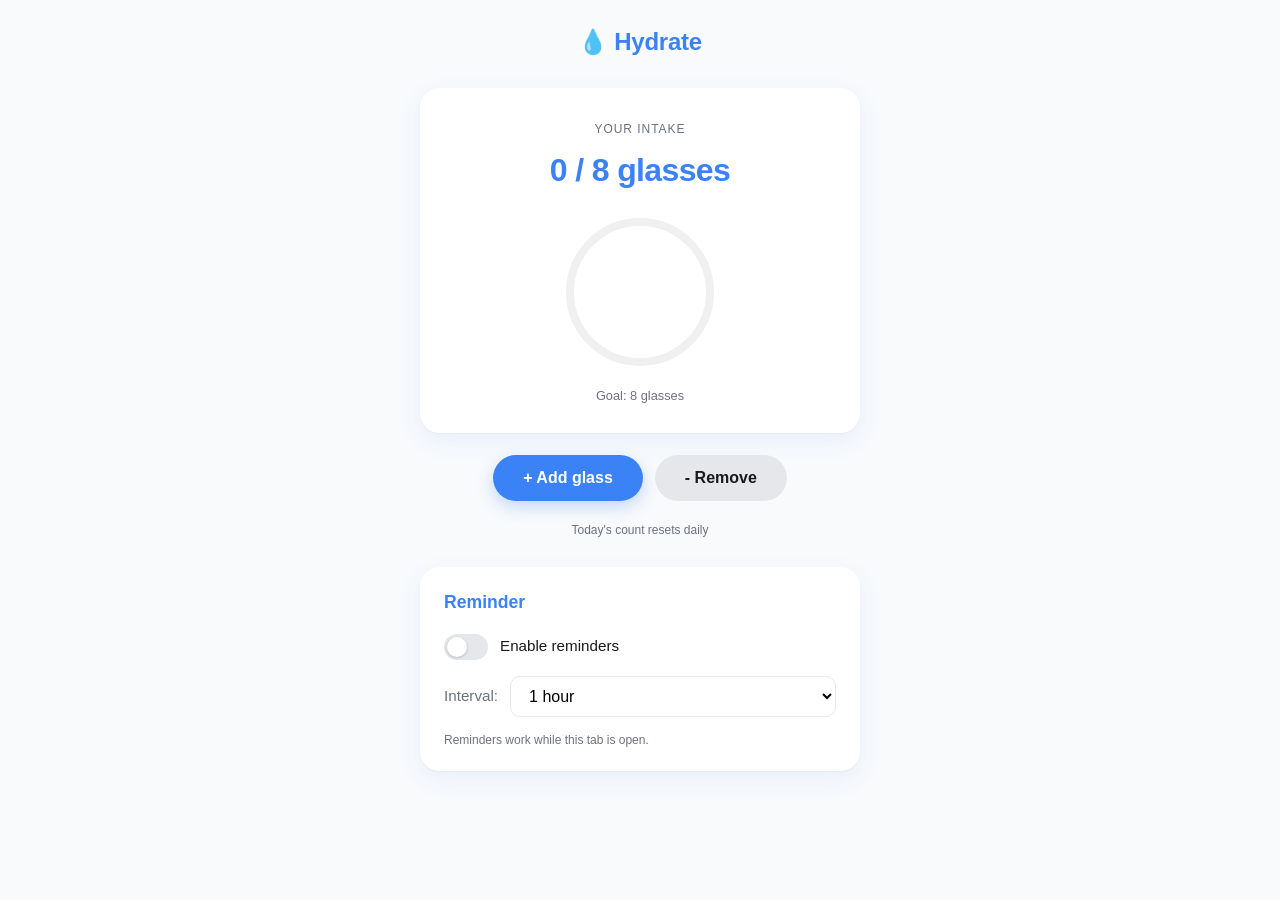
<file: index.html>
<!DOCTYPE html>
<html lang="en">
<head>
  <meta charset="UTF-8">
  <meta name="viewport" content="width=device-width, initial-scale=1">
  <title>Hydrate - Drink Water Tracker</title>
  <link rel="icon" href="data:image/svg+xml,<svg xmlns=%22http://www.w3.org/2000/svg%22 viewBox=%220 0 100 100%22><text y=%22.9em%22 font-size=%2290%22>💧</text></svg>">
  <link rel="stylesheet" href="style.css">
</head>
<body>
  <main class="container" id="mainContent">
    <!-- Header -->
    <header class="header">
      <h1>💧 Hydrate</h1>
    </header>

    <!-- Daily counter display -->
    <section class="counter-card">
      <div class="glasses-label">Your intake</div>
      <div class="counter" id="counter" aria-live="polite">0 / 8 glasses</div>

      <!-- Circular progress ring (SVG) -->
      <svg class="progress-ring" viewBox="0 0 160 160" aria-hidden="true">
        <circle class="ring-bg" r="70" cx="80" cy="80" fill="none" stroke="#f0f0f0" stroke-width="8"/>
        <circle class="ring-filled" id="ringFilled" r="70" cx="80" cy="80" fill="none" stroke="#3b82f6" stroke-width="8" stroke-linecap="round" transform="rotate(-90 80 80)"/>
      </svg>

      <div class="target">Goal: 8 glasses</div>
    </section>

    <!-- Controls -->
    <div class="controls">
      <button class="btn btn-add" id="addBtn">+ Add glass</button>
      <button class="btn btn-remove" id="removeBtn">- Remove</button>
    </div>

    <!-- Date note -->
    <p class="date-note">Today's count resets daily</p>

    <!-- Reminder settings panel -->
    <aside class="settings-panel">
      <h2>Reminder</h2>
      <label class="toggle-container">
        <input type="checkbox" id="reminderToggle">
        <span class="toggle-slider"></span>
        <span class="toggle-label">Enable reminders</span>
      </label>
      <div class="interval-selector">
        <span>Interval:</span>
        <select id="intervalSelect">
          <option value="30">30 min</option>
          <option value="60" selected>1 hour</option>
          <option value="120">2 hours</option>
        </select>
      </div>
      <p class="toggle-note">Reminders work while this tab is open.</p>
    </aside>
  </main>

  <!-- Celebration view (hidden by default) -->
  <div class="celebration-view" id="celebration" role="dialog" aria-label="Goal complete">
    <canvas id="confetti"></canvas>
    <h1>🎉 Goal complete!</h1>
    <p>You've reached 8 glasses today! Amazing job, you're staying hydrated.</p>
    <button class="btn btn-keep" id="keepBtn">Keep going</button>
  </div>

  <!-- Toast notification -->
  <div class="toast" id="toast">Time to drink a glass of water</div>

  <script src="app.js"></script>
</body>
</html>
</file>
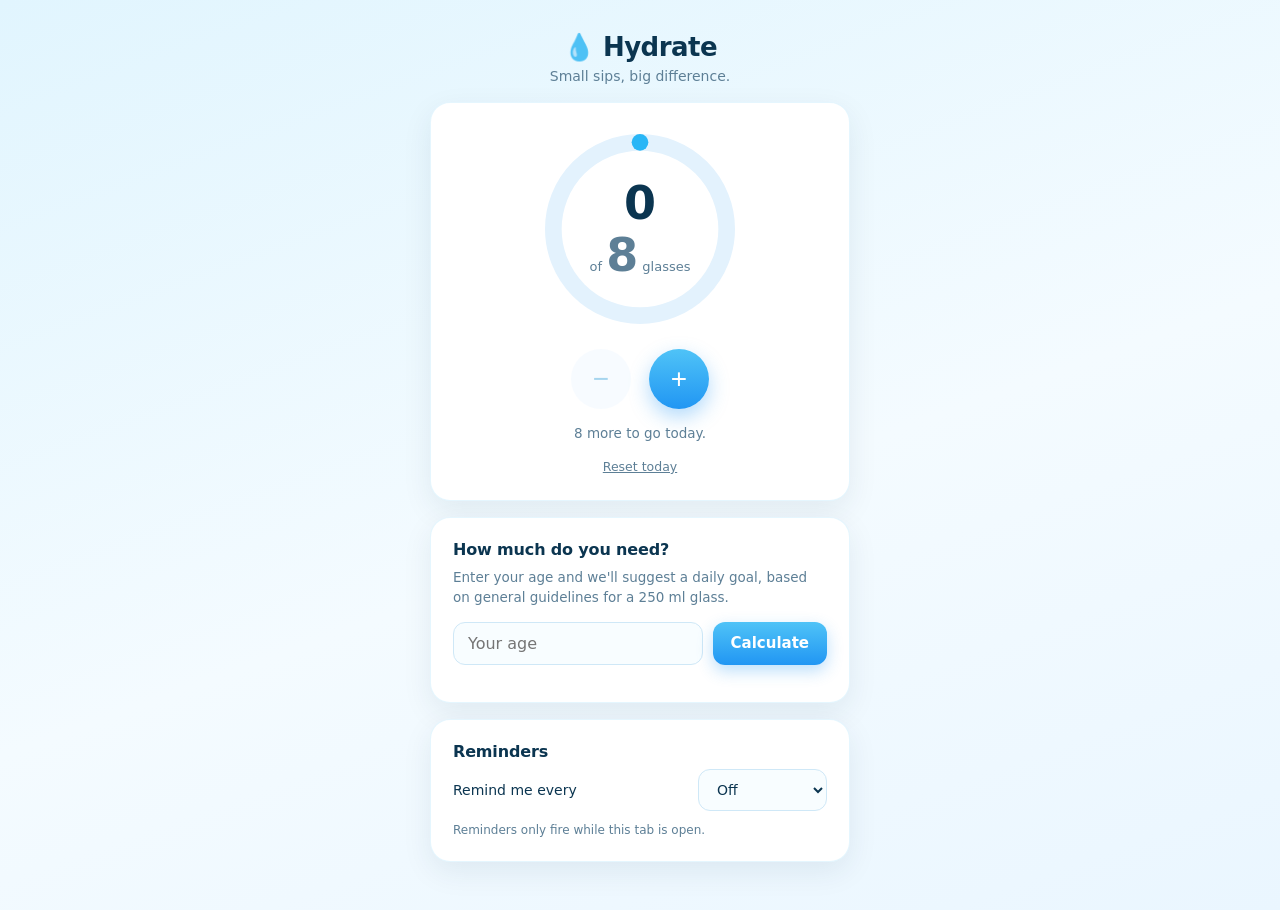
<file: Hydrate-local-tracker.html>
<!DOCTYPE html>
<html lang="en">
<head>
<meta charset="UTF-8">
<meta name="viewport" content="width=device-width, initial-scale=1">
<title>Hydrate — Water Tracker</title>
<style>
  *{box-sizing:border-box}

  :root{
    --blue:#29b6f6;
    --blue-dark:#0288d1;
    --ink:#0b3550;
    --muted:#5d7f96;
    --card-shadow:0 10px 30px rgba(11,53,80,.08);
  }

  body{
    margin:0;
    min-height:100vh;
    padding:32px 16px 48px;
    font-family:ui-sans-serif,system-ui,-apple-system,"Segoe UI",Roboto,sans-serif;
    background:linear-gradient(160deg,#e1f5fe 0%,#f4fbff 55%,#eaf6ff 100%);
    color:var(--ink);
    display:flex;
    justify-content:center;
  }

  .app{
    width:100%;
    max-width:420px;
    display:flex;
    flex-direction:column;
    gap:16px;
  }

  /* ---------- header ---------- */
  .head{text-align:center;margin-bottom:2px}
  .head h1{margin:0;font-size:26px;letter-spacing:-.02em}
  .head p{margin:6px 0 0;color:var(--muted);font-size:14px}

  /* ---------- cards ---------- */
  .card{
    background:#fff;
    border:1px solid rgba(41,182,246,.12);
    border-radius:20px;
    padding:22px;
    box-shadow:var(--card-shadow);
  }
  .card h2{
    margin:0 0 8px;
    font-size:16px;
    letter-spacing:-.01em;
  }
  .muted{color:var(--muted);font-size:13.5px;line-height:1.5;margin:0 0 14px}
  .small{font-size:12px;margin:10px 0 0}

  /* ---------- progress ring ---------- */
  .ring-wrap{
    position:relative;
    width:200px;
    height:200px;
    margin:4px auto 20px;
  }
  .ring{
    width:200px;
    height:200px;
    display:block;
    transform:rotate(-90deg);
  }
  .ring-bg{
    fill:none;
    stroke:#e3f2fd;
    stroke-width:10;
  }
  .ring-fill{
    fill:none;
    stroke:var(--blue);
    stroke-width:10;
    stroke-linecap:round;
    stroke-dasharray:326.726;
    stroke-dashoffset:326.726;
    transition:stroke-dashoffset .55s cubic-bezier(.4,0,.2,1);
  }
  .ring-label{
    position:absolute;
    inset:0;
    display:flex;
    flex-direction:column;
    align-items:center;
    justify-content:center;
    pointer-events:none;
  }
  .ring-label span{font-size:46px;font-weight:700;line-height:1}
  .ring-label small{color:var(--muted);font-size:13px;margin-top:6px}

  /* ---------- counter buttons ---------- */
  .controls{display:flex;justify-content:center;gap:18px}
  .btn-round{
    width:60px;height:60px;
    border:none;border-radius:50%;
    background:#eaf6ff;
    color:var(--blue-dark);
    font-size:28px;line-height:1;
    display:grid;place-items:center;
    cursor:pointer;
    transition:transform .15s,background .15s,box-shadow .15s;
  }
  .btn-round:hover{background:#d8eefc}
  .btn-round:active{transform:scale(.93)}
  .btn-round.primary{
    background:linear-gradient(180deg,#4fc3f7,#2196f3);
    color:#fff;
    box-shadow:0 8px 20px rgba(33,150,243,.35);
  }
  .btn-round.primary:hover{background:linear-gradient(180deg,#45bdf5,#1b8ce8)}
  .btn-round:disabled{opacity:.35;cursor:not-allowed}

  .hint{
    text-align:center;
    color:var(--muted);
    font-size:13.5px;
    margin:16px 0 0;
    min-height:20px;
  }

  .link-btn{
    display:block;
    margin:10px auto 0;
    background:none;border:none;
    color:var(--muted);
    font:inherit;font-size:12.5px;
    text-decoration:underline;
    cursor:pointer;
    padding:4px;
  }
  .link-btn:hover{color:var(--blue-dark)}

  /* ---------- form controls ---------- */
  .calc-row{display:flex;gap:10px}
  .calc-row input{flex:1;min-width:0}

  input[type=number],select{
    font:inherit;
    color:inherit;
    padding:11px 14px;
    border:1px solid #cfe8f7;
    border-radius:12px;
    background:#f8fdff;
    outline:none;
    transition:border-color .15s,box-shadow .15s;
  }
  input[type=number]:focus,select:focus{
    border-color:var(--blue);
    box-shadow:0 0 0 3px rgba(41,182,246,.18);
  }
  input[type=number]{-moz-appearance:textfield}
  input[type=number]::-webkit-outer-spin-button,
  input[type=number]::-webkit-inner-spin-button{-webkit-appearance:none;margin:0}

  .btn{
    border:none;
    border-radius:12px;
    padding:11px 18px;
    background:linear-gradient(180deg,#4fc3f7,#2196f3);
    color:#fff;
    font:inherit;
    font-size:15px;
    font-weight:600;
    cursor:pointer;
    box-shadow:0 6px 16px rgba(33,150,243,.3);
    transition:transform .15s,box-shadow .15s;
  }
  .btn:hover{box-shadow:0 8px 20px rgba(33,150,243,.4)}
  .btn:active{transform:scale(.97)}

  .result{
    margin:14px 0 0;
    font-size:13.5px;
    line-height:1.55;
    color:var(--ink);
    min-height:1px;
  }
  .result.warn{color:#c62828}

  .reminder-row{
    display:flex;
    align-items:center;
    justify-content:space-between;
    gap:12px;
    font-size:14px;
  }
  .reminder-row select{flex:0 0 auto}

  /* ---------- toast ---------- */
  .toast{
    position:fixed;
    left:50%;
    bottom:28px;
    transform:translate(-50%,20px);
    max-width:90vw;
    padding:12px 18px;
    border-radius:14px;
    background:#0b3550;
    color:#fff;
    font-size:14px;
    text-align:center;
    opacity:0;
    pointer-events:none;
    transition:opacity .3s,transform .3s;
    z-index:50;
  }
  .toast.show{opacity:1;transform:translate(-50%,0)}

  /* ---------- celebration ---------- */
  .celebration{
    position:fixed;
    inset:0;
    z-index:60;
    padding:20px;
    display:grid;
    place-items:center;
    background:rgba(11,53,80,.45);
    backdrop-filter:blur(4px);
  }
  .celebration[hidden]{display:none}

  #confetti{
    position:absolute;
    inset:0;
    width:100%;
    height:100%;
    pointer-events:none;
  }

  .celebration-card{
    position:relative;
    width:100%;
    max-width:320px;
    padding:32px 26px;
    text-align:center;
    background:#fff;
    border-radius:24px;
    box-shadow:0 24px 60px rgba(0,0,0,.3);
    animation:pop .35s cubic-bezier(.2,1.3,.5,1);
  }
  @keyframes pop{
    from{transform:scale(.85);opacity:0}
    to{transform:scale(1);opacity:1}
  }
  .celebration-card .big{font-size:52px;line-height:1}
  .celebration-card h2{margin:12px 0 6px;font-size:22px}
  .celebration-card p{margin:0 0 20px;color:var(--muted);font-size:14px;line-height:1.5}

  /* ---------- reduce motion ---------- */
  @media (prefers-reduced-motion: reduce){
    *{
      animation-duration:.001ms !important;
      animation-iteration-count:1 !important;
      transition-duration:.001ms !important;
    }
  }
</style>
</head>
<body>

<main class="app">

  <header class="head">
    <h1>💧 Hydrate</h1>
    <p>Small sips, big difference.</p>
  </header>

  <!-- TRACKER -->
  <section class="card">
    <div class="ring-wrap">
      <svg class="ring" viewBox="0 0 120 120" aria-hidden="true">
        <circle class="ring-bg" cx="60" cy="60" r="52"></circle>
        <circle class="ring-fill" id="ringFill" cx="60" cy="60" r="52"></circle>
      </svg>
      <div class="ring-label">
        <span id="count">0</span>
        <small>of <span id="goal">8</span> glasses</small>
      </div>
    </div>

    <div class="controls">
      <button id="removeBtn" class="btn-round" aria-label="Remove one glass">−</button>
      <button id="addBtn" class="btn-round primary" aria-label="Add one glass">+</button>
    </div>

    <p class="hint" id="hint">8 more to go today.</p>
    <button id="resetBtn" class="link-btn">Reset today</button>
  </section>

  <!-- AGE → GOAL -->
  <section class="card">
    <h2>How much do you need?</h2>
    <p class="muted">
      Enter your age and we'll suggest a daily goal, based on general guidelines
      for a 250&nbsp;ml glass.
    </p>
    <div class="calc-row">
      <input id="ageInput" type="number" min="1" max="120" placeholder="Your age" inputmode="numeric">
      <button id="calcBtn" class="btn">Calculate</button>
    </div>
    <p id="result" class="result"></p>
  </section>

  <!-- REMINDERS -->
  <section class="card">
    <h2>Reminders</h2>
    <label class="reminder-row">
      <span>Remind me every</span>
      <select id="reminderSelect">
        <option value="0">Off</option>
        <option value="1800000">30 minutes</option>
        <option value="3600000">1 hour</option>
        <option value="7200000">2 hours</option>
      </select>
    </label>
    <p class="muted small">Reminders only fire while this tab is open.</p>
  </section>

</main>

<div id="toast" class="toast" role="status" aria-live="polite"></div>

<div id="celebration" class="celebration" hidden>
  <canvas id="confetti"></canvas>
  <div class="celebration-card">
    <div class="big">🎉</div>
    <h2>Goal reached!</h2>
    <p>You drank <span id="celCount">8</span> glasses today. Nicely hydrated.</p>
    <button id="closeCel" class="btn">Nice</button>
  </div>
</div>

<script>
(function () {
  'use strict';

  var CIRC = 2 * Math.PI * 52;                 // circumference of the ring
  var STORAGE_KEY = 'hydrate.v1';
  var REDUCED = window.matchMedia('(prefers-reduced-motion: reduce)').matches;

  var ui = {
    ringFill:  document.getElementById('ringFill'),
    count:     document.getElementById('count'),
    goal:      document.getElementById('goal'),
    hint:      document.getElementById('hint'),
    add:       document.getElementById('addBtn'),
    remove:    document.getElementById('removeBtn'),
    reset:     document.getElementById('resetBtn'),
    age:       document.getElementById('ageInput'),
    calc:      document.getElementById('calcBtn'),
    result:    document.getElementById('result'),
    reminder:  document.getElementById('reminderSelect'),
    toast:     document.getElementById('toast'),
    overlay:   document.getElementById('celebration'),
    celCount:  document.getElementById('celCount'),
    closeCel:  document.getElementById('closeCel'),
    confetti:  document.getElementById('confetti')
  };

  /* ---------------------------------------------------------
     State
  --------------------------------------------------------- */
  function todayKey() {
    var d = new Date();
    return d.getFullYear() + '-' + (d.getMonth() + 1) + '-' + d.getDate();
  }

  var DEFAULTS = {
    date: todayKey(),
    count: 0,
    goal: 8,
    celebrated: false,
    age: null,
    reminderMs: 0
  };

  var state = loadState();

  function loadState() {
    var s;
    try {
      s = JSON.parse(localStorage.getItem(STORAGE_KEY));
    } catch (e) { s = null; }

    if (!s || typeof s !== 'object') return Object.assign({}, DEFAULTS);

    s = Object.assign({}, DEFAULTS, s);

    // New day → start over
    if (s.date !== todayKey()) {
      s.date = todayKey();
      s.count = 0;
      s.celebrated = false;
    }
    return s;
  }

  function saveState() {
    try { localStorage.setItem(STORAGE_KEY, JSON.stringify(state)); } catch (e) {}
  }

  /* ---------------------------------------------------------
     Rendering
  --------------------------------------------------------- */
  function render() {
    var goal = Math.max(1, state.goal);
    var pct  = Math.min(state.count / goal, 1);

    ui.ringFill.style.strokeDashoffset = String(CIRC * (1 - pct));
    ui.count.textContent = state.count;
    ui.goal.textContent  = goal;
    ui.remove.disabled   = state.count <= 0;

    if (state.count >= goal) {
      ui.hint.textContent = 'Goal reached — keep it up! 🎉';
    } else {
      var left = goal - state.count;
      ui.hint.textContent = left + ' more to go today.';
    }
  }

  /* ---------------------------------------------------------
     Counter
  --------------------------------------------------------- */
  ui.add.addEventListener('click', function () {
    state.count++;
    saveState();
    render();
    checkGoal();
  });

  ui.remove.addEventListener('click', function () {
    if (state.count === 0) return;
    state.count--;
    saveState();
    render();
  });

  ui.reset.addEventListener('click', function () {
    state.count = 0;
    state.celebrated = false;
    saveState();
    render();
    showToast('Counter reset for today.');
  });

  function checkGoal() {
    if (state.count >= state.goal && !state.celebrated) {
      state.celebrated = true;
      saveState();
      celebrate();
    }
  }

  /* ---------------------------------------------------------
     Age → recommended goal
  --------------------------------------------------------- */
  function recommend(age) {
    if (age < 4)   return { glasses: 4, note: 'Toddlers need roughly 1 litre a day, including what comes from food.' };
    if (age <= 8)  return { glasses: 5, note: 'Children aged 4–8 need about 1.2 litres a day.' };
    if (age <= 13) return { glasses: 7, note: 'Ages 9–13 need about 1.7 litres a day.' };
    if (age <= 18) return { glasses: 9, note: 'Teenagers need about 2.2 litres a day.' };
    if (age <= 64) return { glasses: 8, note: 'Adults need about 2 litres a day.' };
    return { glasses: 7, note: 'Older adults need about 1.7 litres a day.' };
  }

  function calculateGoal() {
    var age = Number(ui.age.value);

    if (!isFinite(age) || age < 1 || age > 120) {
      ui.result.classList.add('warn');
      ui.result.textContent = 'Please enter an age between 1 and 120.';
      return;
    }

    var rec = recommend(age);

    ui.result.classList.remove('warn');
    state.age  = age;
    state.goal = rec.glasses;
    saveState();
    render();

    ui.result.innerHTML =
      'At <strong>' + age + '</strong>, aim for about <strong>' + rec.glasses +
      ' glasses</strong> (' + (rec.glasses * 250) + '&nbsp;ml) a day. ' + rec.note;

    checkGoal();
  }

  ui.calc.addEventListener('click', calculateGoal);
  ui.age.addEventListener('keydown', function (e) {
    if (e.key === 'Enter') calculateGoal();
  });

  /* ---------------------------------------------------------
     Reminders
  --------------------------------------------------------- */
  var timer = null;

  function startReminders() {
    clearInterval(timer);
    timer = null;

    var ms = Number(state.reminderMs) || 0;
    if (!ms) return;

    timer = setInterval(fireReminder, ms);
  }

  function fireReminder() {
    var left = state.goal - state.count;
    var body = left > 0
      ? left + (left === 1 ? ' glass' : ' glasses') + ' to go today.'
      : 'Goal reached — well done!';

    notify('Time for some water 💧', body);
  }

  function notify(title, body) {
    if ('Notification' in window &&
        Notification.permission === 'granted' &&
        document.hidden) {
      try { new Notification(title, { body: body }); return; } catch (e) {}
    }
    showToast(title + ' ' + body);
  }

  ui.reminder.addEventListener('change', function () {
    state.reminderMs = Number(ui.reminder.value) || 0;
    saveState();

    if (state.reminderMs &&
        'Notification' in window &&
        Notification.permission === 'default') {
      Notification.requestPermission().then(startReminders, startReminders);
    } else {
      startReminders();
    }

    if (state.reminderMs) showToast('Reminders on — keep this tab open.');
  });

  /* ---------------------------------------------------------
     Toast
  --------------------------------------------------------- */
  var toastTimer = null;

  function showToast(message) {
    ui.toast.textContent = message;
    ui.toast.classList.add('show');
    clearTimeout(toastTimer);
    toastTimer = setTimeout(function () {
      ui.toast.classList.remove('show');
    }, 4000);
  }

  /* ---------------------------------------------------------
     Celebration + confetti
  --------------------------------------------------------- */
  function celebrate() {
    ui.celCount.textContent = state.count;
    ui.overlay.hidden = false;
    launchConfetti();
  }

  ui.closeCel.addEventListener('click', function () {
    ui.overlay.hidden = true;
  });

  ui.overlay.addEventListener('click', function (e) {
    if (e.target === ui.overlay) ui.overlay.hidden = true;
  });

  function launchConfetti() {
    if (REDUCED) return;

    var canvas = ui.confetti;
    var ctx = canvas.getContext('2d');
    var dpr = Math.min(window.devicePixelRatio || 1, 2);
    var w = canvas.clientWidth;
    var h = canvas.clientHeight;

    canvas.width  = Math.round(w * dpr);
    canvas.height = Math.round(h * dpr);
    ctx.setTransform(dpr, 0, 0, dpr, 0, 0);

    var colors = ['#4fc3f7', '#29b6f6', '#81d4fa', '#0288d1', '#b3e5fc', '#ffd54f'];
    var pieces = [];

    for (var i = 0; i < 140; i++) {
      pieces.push({
        x: Math.random() * w,
        y: Math.random() * -h,
        w: 6 + Math.random() * 6,
        h: 8 + Math.random() * 8,
        color: colors[(Math.random() * colors.length) | 0],
        vx: -1 + Math.random() * 2,
        vy: 1.5 + Math.random() * 3,
        rot: Math.random() * Math.PI * 2,
        vr: -0.12 + Math.random() * 0.24
      });
    }

    var start = performance.now();
    var DURATION = 3200;

    function frame(now) {
      var elapsed = now - start;
      ctx.clearRect(0, 0, w, h);

      for (var i = 0; i < pieces.length; i++) {
        var p = pieces[i];
        p.x += p.vx;
        p.y += p.vy;
        p.rot += p.vr;

        if (p.y > h + 24) {
          p.y = -24;
          p.x = Math.random() * w;
        }

        ctx.save();
        ctx.translate(p.x, p.y);
        ctx.rotate(p.rot);
        ctx.fillStyle = p.color;
        ctx.fillRect(-p.w / 2, -p.h / 2, p.w, p.h);
        ctx.restore();
      }

      if (elapsed < DURATION) {
        requestAnimationFrame(frame);
      } else {
        ctx.clearRect(0, 0, w, h);
      }
    }

    requestAnimationFrame(frame);
  }

  /* ---------------------------------------------------------
     Day rollover while the tab stays open
  --------------------------------------------------------- */
  setInterval(function () {
    if (state.date !== todayKey()) {
      state.date = todayKey();
      state.count = 0;
      state.celebrated = false;
      saveState();
      render();
    }
  }, 60000);

  document.addEventListener('visibilitychange', function () {
    if (!document.hidden) render();
  });

  /* ---------------------------------------------------------
     Init
  --------------------------------------------------------- */
  ui.reminder.value = String(state.reminderMs);
  if (state.age) ui.age.value = state.age;

  render();
  startReminders();

})();
</script>
</body>
</html>
</file>
<file: style.css>
/* Hydrate - style.css */

:root {
  --accent: #3b82f6;
  --accent-dark: #2563eb;
  --text: #1a1a1a;
  --muted: #6b7280;
  --track: #e5e7eb;
  --bg: #f8fafc;
  --card-shadow: 0 1px 2px rgba(15, 23, 42, 0.04), 0 8px 24px rgba(59, 130, 246, 0.08);
  --ease: cubic-bezier(0.22, 1, 0.36, 1);
}

* {
  box-sizing: border-box;
  margin: 0;
  padding: 0;
}

body {
  font-family: -apple-system, BlinkMacSystemFont, 'Segoe UI', Roboto, sans-serif;
  background: var(--bg);
  color: var(--text);
  line-height: 1.5;
  padding: 24px 20px 48px;
  -webkit-font-smoothing: antialiased;
}

.container {
  max-width: 440px;
  margin: 0 auto;
  text-align: center;
}

.header h1 {
  font-size: 1.5rem;
  font-weight: 700;
  letter-spacing: -0.01em;
  color: var(--accent);
  margin-bottom: 28px;
}

/* ---------- Page load: gentle staggered fade-up ---------- */
.header,
.counter-card,
.controls,
.date-note,
.settings-panel {
  animation: rise 700ms var(--ease) backwards;
}

.counter-card   { animation-delay: 80ms; }
.controls       { animation-delay: 160ms; }
.date-note      { animation-delay: 220ms; }
.settings-panel { animation-delay: 280ms; }

@keyframes rise {
  from { opacity: 0; transform: translateY(14px); }
}

@keyframes pop {
  from { opacity: 0; transform: scale(0.85) translateY(8px); }
}

@keyframes pulse {
  50% { transform: scale(1.015); }
}

/* ---------- Counter card ---------- */
.counter-card {
  background: white;
  border-radius: 20px;
  padding: 32px 20px 28px;
  box-shadow: var(--card-shadow);
}

.counter-card.pulse {
  animation: pulse 350ms var(--ease);
}

.glasses-label {
  font-size: 0.75rem;
  color: var(--muted);
  margin-bottom: 8px;
  text-transform: uppercase;
  letter-spacing: 0.08em;
}

.counter {
  font-size: 2rem;
  font-weight: 700;
  letter-spacing: -0.02em;
  font-variant-numeric: tabular-nums;
  color: var(--accent);
}

.progress-ring {
  display: block;
  width: 160px;
  height: 160px;
  margin: 18px auto 14px;
}

.ring-filled {
  transition: stroke-dashoffset 700ms var(--ease);
}

.target {
  font-size: 0.8rem;
  color: var(--muted);
}

/* ---------- Buttons ---------- */
.controls {
  display: flex;
  gap: 12px;
  justify-content: center;
  margin-top: 22px;
}

.btn {
  border: none;
  border-radius: 999px;
  padding: 14px 30px;
  font-family: inherit;
  font-size: 1rem;
  font-weight: 600;
  cursor: pointer;
  -webkit-tap-highlight-color: transparent;
  transition: transform 200ms var(--ease), background-color 200ms var(--ease), box-shadow 200ms var(--ease);
}

.btn:hover {
  transform: translateY(-1px);
}

.btn:active {
  transform: scale(0.97);
}

.btn:focus-visible,
.interval-selector select:focus-visible {
  outline: 2px solid var(--accent);
  outline-offset: 2px;
}

.btn-add {
  background: var(--accent);
  color: white;
  box-shadow: 0 6px 16px rgba(59, 130, 246, 0.28);
}

.btn-add:hover {
  background: var(--accent-dark);
  box-shadow: 0 8px 20px rgba(59, 130, 246, 0.34);
}

.btn-remove {
  background: var(--track);
  color: var(--text);
}

.btn-remove:hover {
  background: #d9dce1;
}

.date-note {
  margin-top: 20px;
  font-size: 0.75rem;
  color: var(--muted);
}

/* ---------- Reminder settings ---------- */
.settings-panel {
  background: white;
  border-radius: 20px;
  padding: 22px 24px;
  margin-top: 28px;
  text-align: left;
  box-shadow: var(--card-shadow);
}

.settings-panel h2 {
  font-size: 1.1rem;
  margin-bottom: 18px;
  color: var(--accent);
}

.toggle-container {
  position: relative;
  display: flex;
  align-items: center;
  gap: 12px;
  margin-bottom: 16px;
  cursor: pointer;
}

.toggle-container input[type="checkbox"] {
  position: absolute;
  opacity: 0;
  width: 0;
  height: 0;
}

.toggle-slider {
  flex: none;
  width: 44px;
  height: 26px;
  background: var(--track);
  border-radius: 13px;
  position: relative;
  transition: background-color 250ms var(--ease);
}

.toggle-slider::after {
  content: '';
  position: absolute;
  top: 3px;
  left: 3px;
  width: 20px;
  height: 20px;
  background: white;
  border-radius: 50%;
  box-shadow: 0 1px 3px rgba(0, 0, 0, 0.2);
  transition: transform 250ms var(--ease);
}

.toggle-container input:checked + .toggle-slider {
  background: var(--accent);
}

.toggle-container input:checked + .toggle-slider::after {
  transform: translateX(18px);
}

.toggle-container input:focus-visible + .toggle-slider {
  outline: 2px solid var(--accent);
  outline-offset: 2px;
}

.toggle-label {
  font-size: 0.95rem;
  color: var(--text);
  font-weight: 500;
}

.interval-selector {
  display: flex;
  align-items: center;
  gap: 12px;
  margin-bottom: 8px;
}

.interval-selector span {
  font-size: 0.95rem;
  color: var(--muted);
}

.interval-selector select {
  flex: 1;
  padding: 10px 14px;
  border: 1.5px solid var(--track);
  border-radius: 10px;
  font-family: inherit;
  font-size: 1rem;
  background: white;
  cursor: pointer;
  transition: border-color 200ms var(--ease);
}

.interval-selector select:hover {
  border-color: #cbd5e1;
}

.toggle-note {
  margin-top: 14px;
  font-size: 0.75rem;
  color: var(--muted);
}

/* ---------- Celebration view ---------- */
.celebration-view {
  position: fixed;
  inset: 0;
  z-index: 10;
  display: flex;
  flex-direction: column;
  align-items: center;
  justify-content: center;
  padding: 40px 20px;
  text-align: center;
  color: white;
  background: linear-gradient(160deg, #3b82f6 0%, #60a5fa 100%);
  opacity: 0;
  visibility: hidden;
  transform: scale(1.03);
  transition: opacity 500ms var(--ease), transform 500ms var(--ease), visibility 0s linear 500ms;
}

.celebration-view.show {
  opacity: 1;
  visibility: visible;
  transform: none;
  transition: opacity 500ms var(--ease), transform 500ms var(--ease), visibility 0s;
}

#confetti {
  position: absolute;
  inset: 0;
  width: 100%;
  height: 100%;
  pointer-events: none;
}

.celebration-view > :not(canvas) {
  position: relative;
  z-index: 1;
}

.celebration-view h1 {
  font-size: 2.5rem;
  line-height: 1.15;
  margin-bottom: 16px;
}

.celebration-view p {
  font-size: 1.15rem;
  margin-bottom: 30px;
  max-width: 420px;
  opacity: 0.95;
}

.celebration-view.show h1       { animation: pop 700ms var(--ease) 100ms backwards; }
.celebration-view.show p        { animation: rise 700ms var(--ease) 220ms backwards; }
.celebration-view.show .btn-keep { animation: rise 700ms var(--ease) 340ms backwards; }

.btn-keep {
  background: white;
  color: var(--accent);
  width: 100%;
  max-width: 280px;
  box-shadow: 0 8px 24px rgba(15, 23, 42, 0.14);
}

/* ---------- Toast ---------- */
.toast {
  position: fixed;
  bottom: 24px;
  left: 50%;
  z-index: 20;
  transform: translateX(-50%) translateY(100px);
  background: var(--text);
  color: white;
  padding: 14px 24px;
  border-radius: 999px;
  font-size: 0.95rem;
  box-shadow: 0 8px 24px rgba(15, 23, 42, 0.2);
  opacity: 0;
  transition: transform 350ms var(--ease), opacity 350ms var(--ease);
}

.toast.visible {
  transform: translateX(-50%) translateY(0);
  opacity: 1;
}

/* ---------- Small screens ---------- */
@media (max-width: 360px) {
  body { padding: 16px 12px 40px; }
  .counter-card { padding: 28px 16px 24px; }
  .counter { font-size: 1.75rem; }
  .btn { padding: 14px 22px; }
  .celebration-view h1 { font-size: 2rem; }
}

/* ---------- Reduced motion ---------- */
@media (prefers-reduced-motion: reduce) {
  *, *::before, *::after {
    transition-duration: 0.01ms !important;
    transition-delay: 0s !important;
    animation-duration: 0.01ms !important;
    animation-delay: 0s !important;
  }
}
</file>
